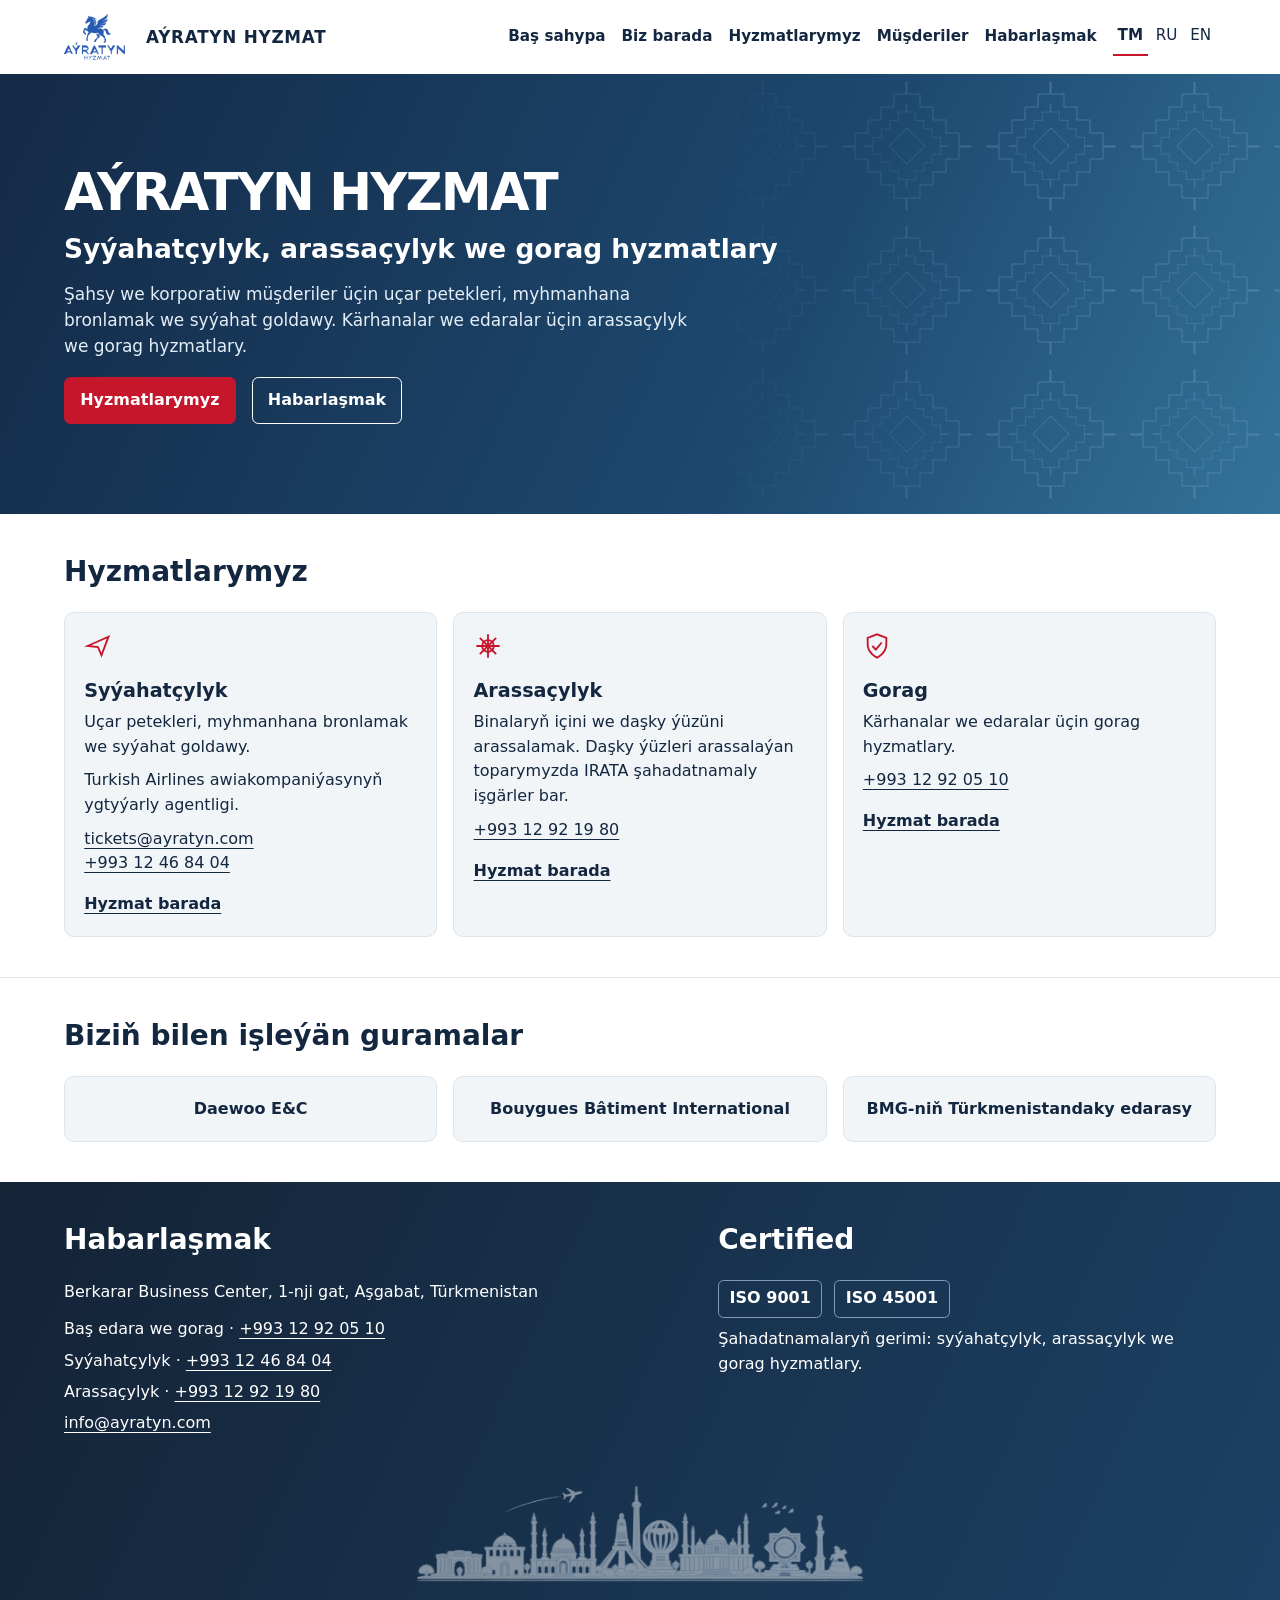
<file: index.html>
<!doctype html>
<html lang="tk"><head><meta charset="utf-8"><meta name="viewport" content="width=device-width,initial-scale=1">
<title>AÝRATYN HYZMAT</title>
<meta name="description" content="AÝRATYN HYZMAT — syýahatçylyk, arassaçylyk we gorag hyzmatlary. Turkish Airlines awiakompaniýasynyň ygtyýarly agentligi.">
<link rel="canonical" href="https://www.ayratyn-hyzmat.com/">
<link rel="icon" type="image/webp" href="/logo.webp">
<link rel="apple-touch-icon" href="/logo.webp">
<link rel="stylesheet" href="/site.css"></head><body id="home">

<header><div class="wrap"><a class="brand" href="#home"><img src="/logo.webp" alt=""><span>AÝRATYN HYZMAT</span></a><nav><a class="" href="#home"><span data-t="0">Baş sahypa</span></a><a class="" href="#about"><span data-t="1">Biz barada</span></a><a class="" href="#services"><span data-t="2">Hyzmatlarymyz</span></a><a class="" href="#clients"><span data-t="3">Müşderiler</span></a><a class="" href="#contact"><span data-t="4">Habarlaşmak</span></a><div class="languages" role="group" aria-label="Language"><button type="button" data-lang="tk" lang="tk" aria-label="Türkmençe" aria-pressed="true">TM</button><button type="button" data-lang="ru" lang="ru" aria-label="Русский" aria-pressed="false">RU</button><button type="button" data-lang="en" lang="en" aria-label="English" aria-pressed="false">EN</button></div></nav></div></header>
<main><section class="hero" id="about">
<svg class="pattern" aria-hidden="true"><defs><pattern id="carpet" width="144" height="144" patternUnits="userSpaceOnUse"><g fill="none" stroke="#75a3ce" stroke-opacity=".4"><path id="diamond" d="M72 8v12h13v13h13v13h13v13h13v13h12v1h-12v12h-13v13H98v13H85v13H72v12h-1v-12H59v-13H46V98H33V85H20V73H8v-1h12V59h13V46h13V33h13V20h12V8z"/><use href="#diamond" transform="translate(25 25) scale(.65)"/><path d="m72 54 18 18-18 18-18-18z"/></g></pattern></defs><rect width="100%" height="100%" fill="url(#carpet)"/></svg>
<div class="wrap"><h1>AÝRATYN HYZMAT</h1><h2 data-t="5">Syýahatçylyk, arassaçylyk we gorag hyzmatlary</h2><p data-t="6">Şahsy we korporatiw müşderiler üçin uçar petekleri, myhmanhana bronlamak we syýahat goldawy. Kärhanalar we edaralar üçin arassaçylyk we gorag hyzmatlary.</p><div class="actions"><a class="btn primary" href="#services"><span data-t="2">Hyzmatlarymyz</span></a><a class="btn" href="#contact"><span data-t="4">Habarlaşmak</span></a></div></div></section>
<section class="wrap block" id="services"><h2 data-t="2">Hyzmatlarymyz</h2><div class="grid">
<article class="card"><svg viewBox="0 0 24 24" aria-hidden="true"><path d="M3 12l18-8-6 16-3-7-9-1z"/></svg><h3 data-t="7">Syýahatçylyk</h3><p data-t="8">Uçar petekleri, myhmanhana bronlamak we syýahat goldawy.</p><p data-t="9">Turkish Airlines awiakompaniýasynyň ygtyýarly agentligi.</p><a href="mailto:tickets@ayratyn.com">tickets@ayratyn.com</a><a href="tel:+99312468404">+993 12 46 84 04</a><a class="more" data-page href="/travel.html"><span data-t="19">Hyzmat barada</span></a></article>
<article class="card"><svg viewBox="0 0 24 24" aria-hidden="true"><path d="M12 2v20M2 12h20M5 5l14 14M19 5L5 19"/><circle cx="12" cy="12" r="5"/></svg><h3 data-t="10">Arassaçylyk</h3><p data-t="11">Binalaryň içini we daşky ýüzüni arassalamak. Daşky ýüzleri arassalaýan toparymyzda IRATA şahadatnamaly işgärler bar.</p><a href="tel:+99312921980">+993 12 92 19 80</a><a class="more" data-page href="/cleaning.html"><span data-t="19">Hyzmat barada</span></a></article>
<article class="card"><svg viewBox="0 0 24 24" aria-hidden="true"><path d="M12 22s8-4 8-11V5l-8-3-8 3v6c0 7 8 11 8 11zM8 12l3 3 5-6"/></svg><h3 data-t="12">Gorag</h3><p data-t="13">Kärhanalar we edaralar üçin gorag hyzmatlary.</p><a href="tel:+99312920510">+993 12 92 05 10</a><a class="more" data-page href="/security.html"><span data-t="19">Hyzmat barada</span></a></article></div></section>
<section class="partners block" id="clients"><div class="wrap"><h2 data-t="14">Biziň bilen işleýän guramalar</h2><ul class="clients"><li>Daewoo E&amp;C</li><li>Bouygues Bâtiment International</li><li><span data-t="15">BMG-niň Türkmenistandaky edarasy</span></li></ul></div></section></main>
<footer id="contact"><div class="wrap foot"><section><h2 data-t="4">Habarlaşmak</h2><address data-t="16">Berkarar Business Center, 1-nji gat, Aşgabat, Türkmenistan</address><p><span data-t="17">Baş edara we gorag</span> · <a href="tel:+99312920510">+993 12 92 05 10</a></p><p><span data-t="7">Syýahatçylyk</span> · <a href="tel:+99312468404">+993 12 46 84 04</a></p><p><span data-t="10">Arassaçylyk</span> · <a href="tel:+99312921980">+993 12 92 19 80</a></p><p><a href="mailto:info@ayratyn.com">info@ayratyn.com</a></p></section><section><h2>Certified</h2><span class="cert">ISO 9001</span> <span class="cert">ISO 45001</span><p data-t="18">Şahadatnamalaryň gerimi: syýahatçylyk, arassaçylyk we gorag hyzmatlary.</p></section></div><div class="footer-skyline" aria-hidden="true">
<svg width="0" height="0" style="position:absolute" xmlns="http://www.w3.org/2000/svg"><defs><filter id="skyline-white" color-interpolation-filters="sRGB"><feColorMatrix type="saturate" values="0"/><feComponentTransfer><feFuncR type="linear" slope="-.28" intercept="1.04"/><feFuncG type="linear" slope="-.22" intercept="1.04"/><feFuncB type="linear" slope="-.12" intercept="1.02"/></feComponentTransfer></filter></defs></svg>
<img width="2048" height="682" alt="" src="/skyline.webp">
</div></footer>
<script src="/site.js"></script></body></html>
</file>
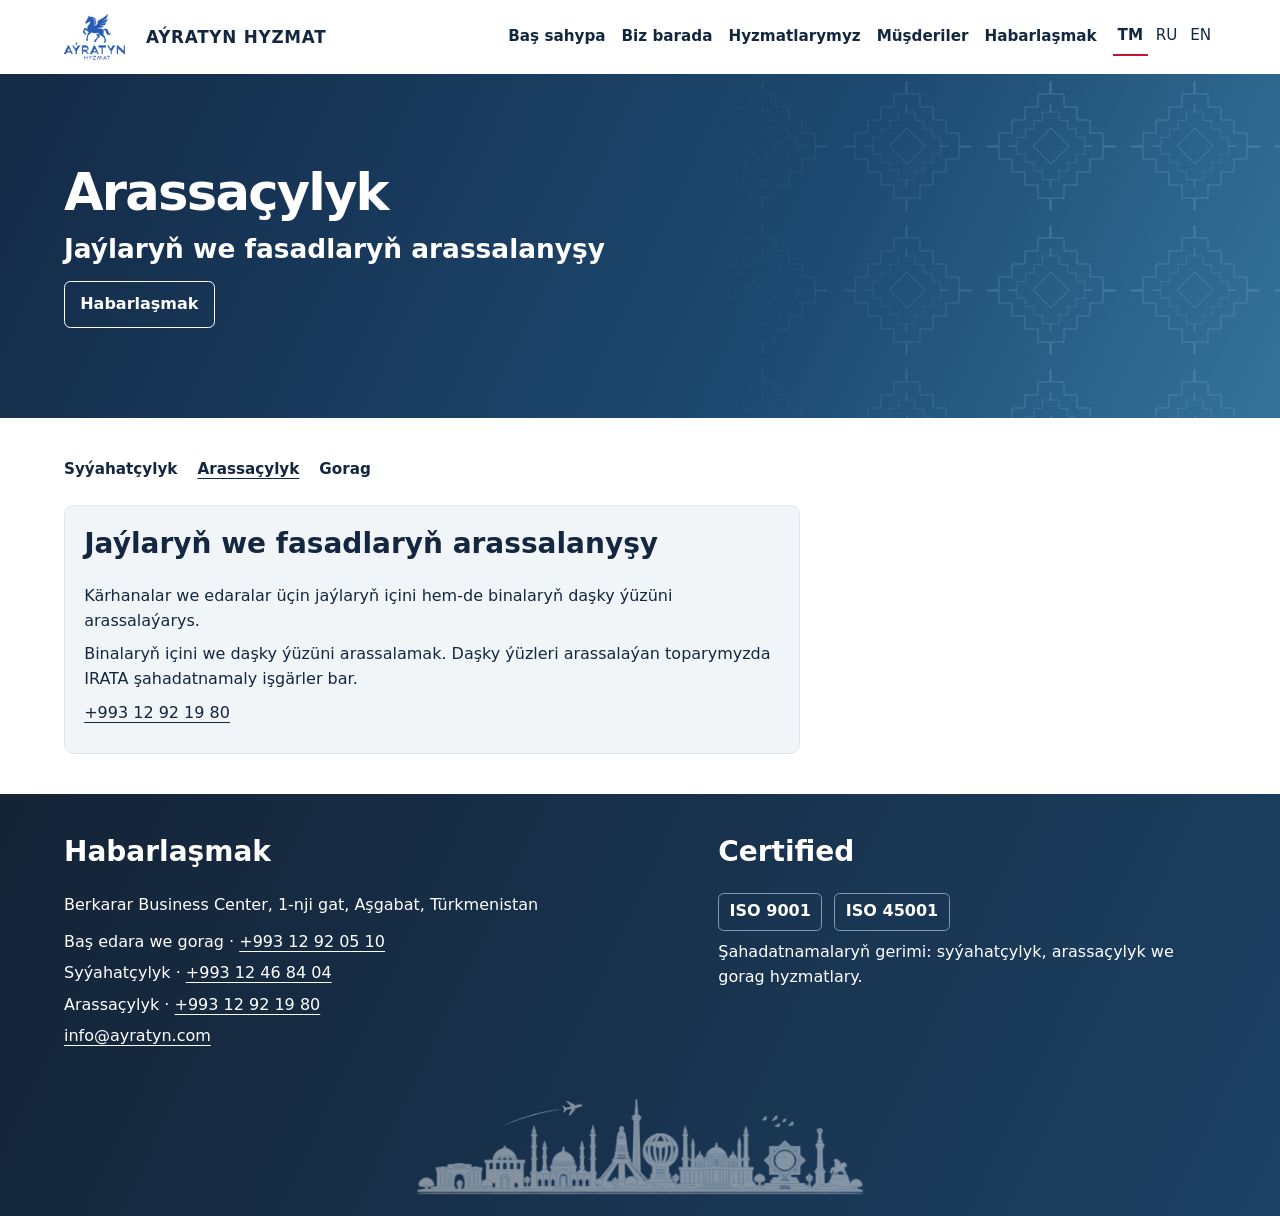
<file: cleaning.html>
<!doctype html>
<html lang="tk"><head><meta charset="utf-8"><meta name="viewport" content="width=device-width,initial-scale=1">
<title>Arassaçylyk | AÝRATYN HYZMAT</title>
<meta name="description" content="Kärhanalar we edaralar üçin jaýlaryň içini we binalaryň daşky ýüzüni arassalamak hyzmatlary. IRATA şahadatnamaly hünärmenler.">
<link rel="canonical" href="https://www.ayratyn-hyzmat.com/cleaning.html">
<link rel="icon" type="image/webp" href="/logo.webp">
<link rel="apple-touch-icon" href="/logo.webp">
<link rel="stylesheet" href="/site.css"></head><body id="home">

<header><div class="wrap"><a class="brand" data-page href="/#home"><img src="/logo.webp" alt=""><span>AÝRATYN HYZMAT</span></a><nav><a class="" data-page href="/#home"><span data-t="0">Baş sahypa</span></a><a class="" data-page href="/#about"><span data-t="1">Biz barada</span></a><a class="" data-page href="/#services"><span data-t="2">Hyzmatlarymyz</span></a><a class="" data-page href="/#clients"><span data-t="3">Müşderiler</span></a><a class="" data-page href="/#contact"><span data-t="4">Habarlaşmak</span></a><div class="languages" role="group" aria-label="Language"><button type="button" data-lang="tk" lang="tk" aria-label="Türkmençe" aria-pressed="true">TM</button><button type="button" data-lang="ru" lang="ru" aria-label="Русский" aria-pressed="false">RU</button><button type="button" data-lang="en" lang="en" aria-label="English" aria-pressed="false">EN</button></div></nav></div></header>
<main><section class="hero"><svg class="pattern" aria-hidden="true"><defs><pattern id="carpet" width="144" height="144" patternUnits="userSpaceOnUse"><g fill="none" stroke="#75a3ce" stroke-opacity=".4"><path id="diamond" d="M72 8v12h13v13h13v13h13v13h13v13h12v1h-12v12h-13v13H98v13H85v13H72v12h-1v-12H59v-13H46V98H33V85H20V73H8v-1h12V59h13V46h13V33h13V20h12V8z"/><use href="#diamond" transform="translate(25 25) scale(.65)"/><path d="m72 54 18 18-18 18-18-18z"/></g></pattern></defs><rect width="100%" height="100%" fill="url(#carpet)"/></svg><div class="wrap"><h1 data-t="10">Arassaçylyk</h1><h2 data-t="22">Jaýlaryň we fasadlaryň arassalanyşy</h2><a class="btn" href="#contact"><span data-t="4">Habarlaşmak</span></a></div></section><section class="wrap block"><nav class="detail-nav"><a class="" data-page href="/travel.html"><span data-t="7">Syýahatçylyk</span></a><a class="" data-page href="/cleaning.html" aria-current="page"><span data-t="10">Arassaçylyk</span></a><a class="" data-page href="/security.html"><span data-t="12">Gorag</span></a></nav><article class="card detail-card"><h2 data-t="22">Jaýlaryň we fasadlaryň arassalanyşy</h2><p data-t="23">Kärhanalar we edaralar üçin jaýlaryň içini hem-de binalaryň daşky ýüzüni arassalaýarys.</p><p data-t="11">Binalaryň içini we daşky ýüzüni arassalamak. Daşky ýüzleri arassalaýan toparymyzda IRATA şahadatnamaly işgärler bar.</p><p><a href="tel:+99312921980">+993 12 92 19 80</a></p></article></section></main><footer id="contact"><div class="wrap foot"><section><h2 data-t="4">Habarlaşmak</h2><address data-t="16">Berkarar Business Center, 1-nji gat, Aşgabat, Türkmenistan</address><p><span data-t="17">Baş edara we gorag</span> · <a href="tel:+99312920510">+993 12 92 05 10</a></p><p><span data-t="7">Syýahatçylyk</span> · <a href="tel:+99312468404">+993 12 46 84 04</a></p><p><span data-t="10">Arassaçylyk</span> · <a href="tel:+99312921980">+993 12 92 19 80</a></p><p><a href="mailto:info@ayratyn.com">info@ayratyn.com</a></p></section><section><h2>Certified</h2><span class="cert">ISO 9001</span> <span class="cert">ISO 45001</span><p data-t="18">Şahadatnamalaryň gerimi: syýahatçylyk, arassaçylyk we gorag hyzmatlary.</p></section></div><div class="footer-skyline" aria-hidden="true">
<svg width="0" height="0" style="position:absolute" xmlns="http://www.w3.org/2000/svg"><defs><filter id="skyline-white" color-interpolation-filters="sRGB"><feColorMatrix type="saturate" values="0"/><feComponentTransfer><feFuncR type="linear" slope="-.28" intercept="1.04"/><feFuncG type="linear" slope="-.22" intercept="1.04"/><feFuncB type="linear" slope="-.12" intercept="1.02"/></feComponentTransfer></filter></defs></svg>
<img width="2048" height="682" alt="" src="/skyline.webp">
</div></footer>
<script src="/site.js"></script></body></html>
</file>
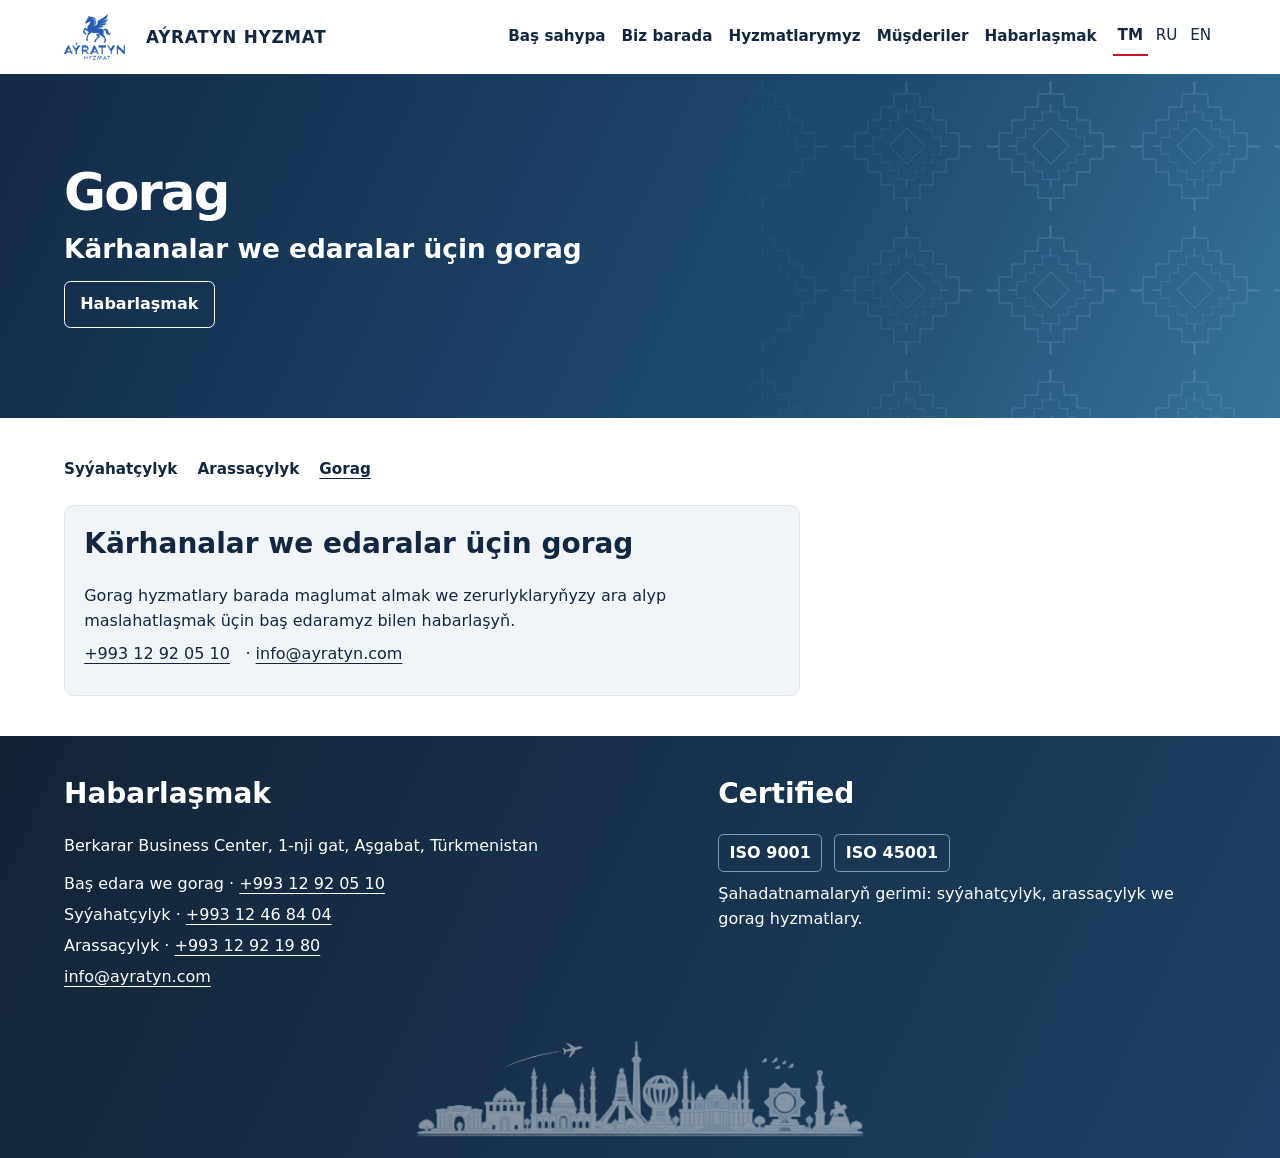
<file: security.html>
<!doctype html>
<html lang="tk"><head><meta charset="utf-8"><meta name="viewport" content="width=device-width,initial-scale=1">
<title>Gorag | AÝRATYN HYZMAT</title>
<meta name="description" content="Kärhanalar we edaralar üçin professional gorag hyzmatlary — AÝRATYN HYZMAT.">
<link rel="canonical" href="https://www.ayratyn-hyzmat.com/security.html">
<link rel="icon" type="image/webp" href="/logo.webp">
<link rel="apple-touch-icon" href="/logo.webp">
<link rel="stylesheet" href="/site.css"></head><body id="home">

<header><div class="wrap"><a class="brand" data-page href="/#home"><img src="/logo.webp" alt=""><span>AÝRATYN HYZMAT</span></a><nav><a class="" data-page href="/#home"><span data-t="0">Baş sahypa</span></a><a class="" data-page href="/#about"><span data-t="1">Biz barada</span></a><a class="" data-page href="/#services"><span data-t="2">Hyzmatlarymyz</span></a><a class="" data-page href="/#clients"><span data-t="3">Müşderiler</span></a><a class="" data-page href="/#contact"><span data-t="4">Habarlaşmak</span></a><div class="languages" role="group" aria-label="Language"><button type="button" data-lang="tk" lang="tk" aria-label="Türkmençe" aria-pressed="true">TM</button><button type="button" data-lang="ru" lang="ru" aria-label="Русский" aria-pressed="false">RU</button><button type="button" data-lang="en" lang="en" aria-label="English" aria-pressed="false">EN</button></div></nav></div></header>
<main><section class="hero"><svg class="pattern" aria-hidden="true"><defs><pattern id="carpet" width="144" height="144" patternUnits="userSpaceOnUse"><g fill="none" stroke="#75a3ce" stroke-opacity=".4"><path id="diamond" d="M72 8v12h13v13h13v13h13v13h13v13h12v1h-12v12h-13v13H98v13H85v13H72v12h-1v-12H59v-13H46V98H33V85H20V73H8v-1h12V59h13V46h13V33h13V20h12V8z"/><use href="#diamond" transform="translate(25 25) scale(.65)"/><path d="m72 54 18 18-18 18-18-18z"/></g></pattern></defs><rect width="100%" height="100%" fill="url(#carpet)"/></svg><div class="wrap"><h1 data-t="12">Gorag</h1><h2 data-t="24">Kärhanalar we edaralar üçin gorag</h2><a class="btn" href="#contact"><span data-t="4">Habarlaşmak</span></a></div></section><section class="wrap block"><nav class="detail-nav"><a class="" data-page href="/travel.html"><span data-t="7">Syýahatçylyk</span></a><a class="" data-page href="/cleaning.html"><span data-t="10">Arassaçylyk</span></a><a class="" data-page href="/security.html" aria-current="page"><span data-t="12">Gorag</span></a></nav><article class="card detail-card"><h2 data-t="24">Kärhanalar we edaralar üçin gorag</h2><p data-t="25">Gorag hyzmatlary barada maglumat almak we zerurlyklaryňyzy ara alyp maslahatlaşmak üçin baş edarasy bilen habarlaşyň.</p><p><a href="tel:+99312920510">+993 12 92 05 10</a> · <a href="mailto:info@ayratyn.com">info@ayratyn.com</a></p></article></section></main><footer id="contact"><div class="wrap foot"><section><h2 data-t="4">Habarlaşmak</h2><address data-t="16">Berkarar Business Center, 1-nji gat, Aşgabat, Türkmenistan</address><p><span data-t="17">Baş edara we gorag</span> · <a href="tel:+99312920510">+993 12 92 05 10</a></p><p><span data-t="7">Syýahatçylyk</span> · <a href="tel:+99312468404">+993 12 46 84 04</a></p><p><span data-t="10">Arassaçylyk</span> · <a href="tel:+99312921980">+993 12 92 19 80</a></p><p><a href="mailto:info@ayratyn.com">info@ayratyn.com</a></p></section><section><h2>Certified</h2><span class="cert">ISO 9001</span> <span class="cert">ISO 45001</span><p data-t="18">Şahadatnamalaryň gerimi: syýahatçylyk, arassaçylyk we gorag hyzmatlary.</p></section></div><div class="footer-skyline" aria-hidden="true">
<svg width="0" height="0" style="position:absolute" xmlns="http://www.w3.org/2000/svg"><defs><filter id="skyline-white" color-interpolation-filters="sRGB"><feColorMatrix type="saturate" values="0"/><feComponentTransfer><feFuncR type="linear" slope="-.28" intercept="1.04"/><feFuncG type="linear" slope="-.22" intercept="1.04"/><feFuncB type="linear" slope="-.12" intercept="1.02"/></feComponentTransfer></filter></defs></svg>
<img width="2048" height="682" alt="" src="/skyline.webp">
</div></footer>
<script src="/site.js"></script></body></html>
</file>
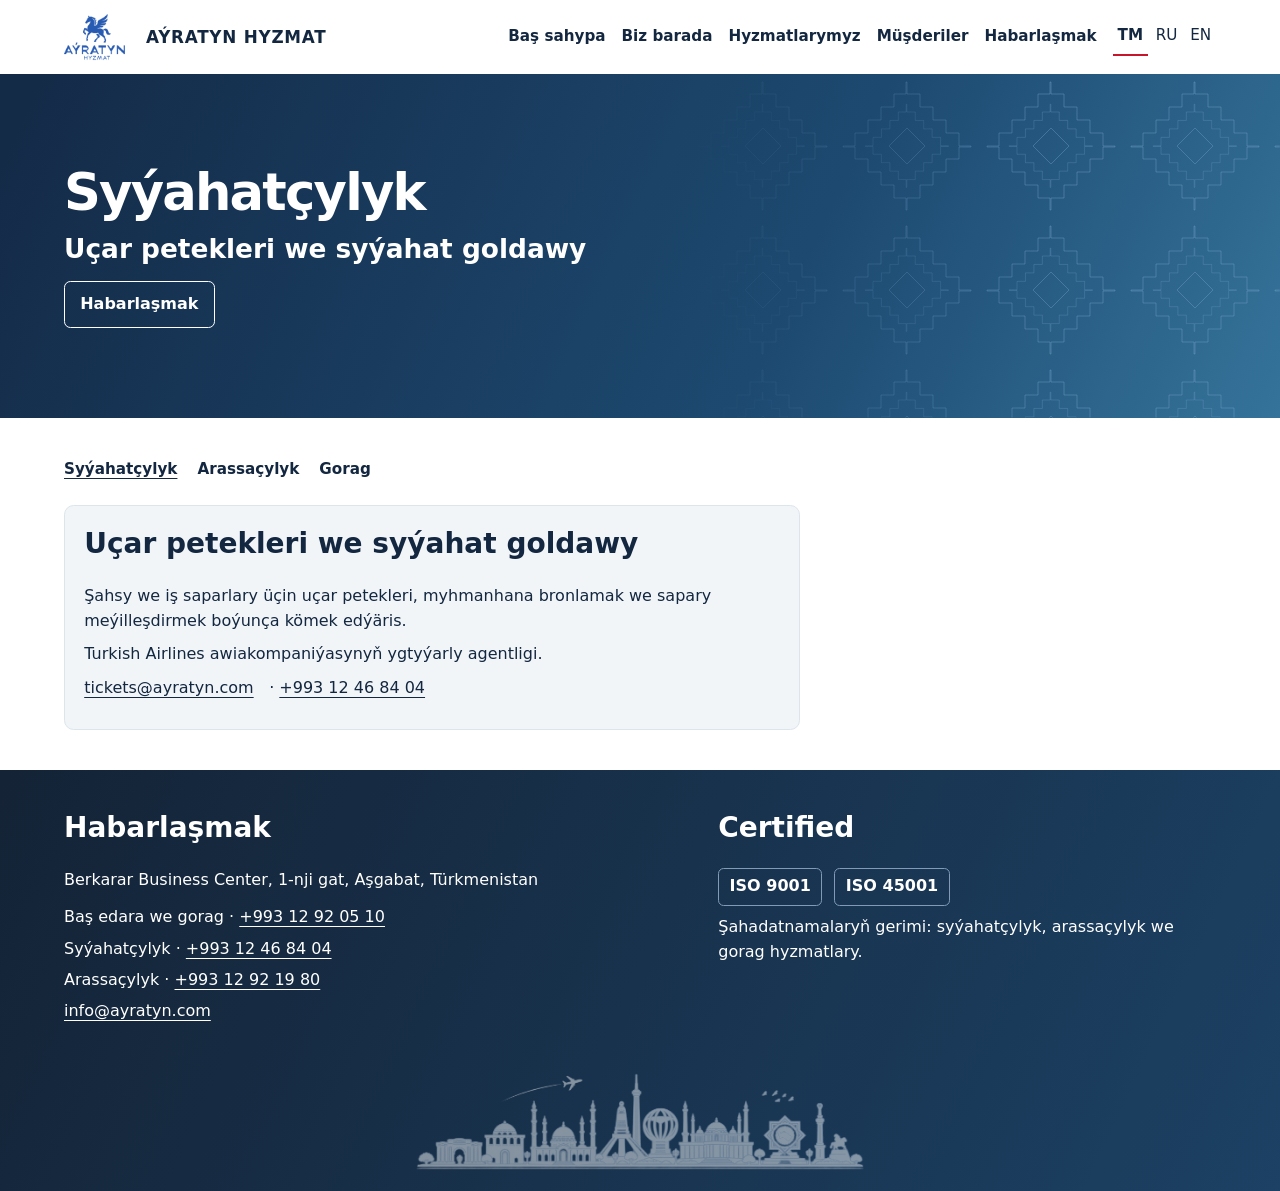
<file: travel.html>
<!doctype html>
<html lang="tk"><head><meta charset="utf-8"><meta name="viewport" content="width=device-width,initial-scale=1">
<title>Syýahatçylyk | AÝRATYN HYZMAT</title>
<meta name="description" content="Uçar petekleri, myhmanhana bronlamak we syýahat goldawy. AÝRATYN HYZMAT — Turkish Airlines awiakompaniýasynyň ygtyýarly agentligi.">
<link rel="canonical" href="https://www.ayratyn-hyzmat.com/travel.html">
<link rel="icon" type="image/webp" href="/logo.webp">
<link rel="apple-touch-icon" href="/logo.webp">
<link rel="stylesheet" href="/site.css"></head><body id="home">

<header><div class="wrap"><a class="brand" data-page href="/#home"><img src="/logo.webp" alt=""><span>AÝRATYN HYZMAT</span></a><nav><a class="" data-page href="/#home"><span data-t="0">Baş sahypa</span></a><a class="" data-page href="/#about"><span data-t="1">Biz barada</span></a><a class="" data-page href="/#services"><span data-t="2">Hyzmatlarymyz</span></a><a class="" data-page href="/#clients"><span data-t="3">Müşderiler</span></a><a class="" data-page href="/#contact"><span data-t="4">Habarlaşmak</span></a><div class="languages" role="group" aria-label="Language"><button type="button" data-lang="tk" lang="tk" aria-label="Türkmençe" aria-pressed="true">TM</button><button type="button" data-lang="ru" lang="ru" aria-label="Русский" aria-pressed="false">RU</button><button type="button" data-lang="en" lang="en" aria-label="English" aria-pressed="false">EN</button></div></nav></div></header>
<main><section class="hero"><svg class="pattern" aria-hidden="true"><defs><pattern id="carpet" width="144" height="144" patternUnits="userSpaceOnUse"><g fill="none" stroke="#75a3ce" stroke-opacity=".4"><path id="diamond" d="M72 8v12h13v13h13v13h13v13h13v13h12v1h-12v12h-13v13H98v13H85v13H72v12h-1v-12H59v-13H46V98H33V85H20V73H8v-1h12V59h13V46h13V33h13V20h12V8z"/><use href="#diamond" transform="translate(25 25) scale(.65)"/><path d="m72 54 18 18-18 18-18-18z"/></g></pattern></defs><rect width="100%" height="100%" fill="url(#carpet)"/></svg><div class="wrap"><h1 data-t="7">Syýahatçylyk</h1><h2 data-t="20">Uçar petekleri we syýahat goldawy</h2><a class="btn" href="#contact"><span data-t="4">Habarlaşmak</span></a></div></section><section class="wrap block"><nav class="detail-nav"><a class="" data-page href="/travel.html" aria-current="page"><span data-t="7">Syýahatçylyk</span></a><a class="" data-page href="/cleaning.html"><span data-t="10">Arassaçylyk</span></a><a class="" data-page href="/security.html"><span data-t="12">Gorag</span></a></nav><article class="card detail-card"><h2 data-t="20">Uçar petekleri we syýahat goldawy</h2><p data-t="21">Şahsy we iş saparlary üçin uçar petekleri, myhmanhana bronlamak we sapary meýilleşdirmek boýunça kömek edýäris.</p><p data-t="9">Turkish Airlines awiakompaniýasynyň ygtyýarly agentligi.</p><p><a href="mailto:tickets@ayratyn.com">tickets@ayratyn.com</a> · <a href="tel:+99312468404">+993 12 46 84 04</a></p></article></section></main><footer id="contact"><div class="wrap foot"><section><h2 data-t="4">Habarlaşmak</h2><address data-t="16">Berkarar Business Center, 1-nji gat, Aşgabat, Türkmenistan</address><p><span data-t="17">Baş edara we gorag</span> · <a href="tel:+99312920510">+993 12 92 05 10</a></p><p><span data-t="7">Syýahatçylyk</span> · <a href="tel:+99312468404">+993 12 46 84 04</a></p><p><span data-t="10">Arassaçylyk</span> · <a href="tel:+99312921980">+993 12 92 19 80</a></p><p><a href="mailto:info@ayratyn.com">info@ayratyn.com</a></p></section><section><h2>Certified</h2><span class="cert">ISO 9001</span> <span class="cert">ISO 45001</span><p data-t="18">Şahadatnamalaryň gerimi: syýahatçylyk, arassaçylyk we gorag hyzmatlary.</p></section></div><div class="footer-skyline" aria-hidden="true">
<svg width="0" height="0" style="position:absolute" xmlns="http://www.w3.org/2000/svg"><defs><filter id="skyline-white" color-interpolation-filters="sRGB"><feColorMatrix type="saturate" values="0"/><feComponentTransfer><feFuncR type="linear" slope="-.28" intercept="1.04"/><feFuncG type="linear" slope="-.22" intercept="1.04"/><feFuncB type="linear" slope="-.12" intercept="1.02"/></feComponentTransfer></filter></defs></svg>
<img width="2048" height="682" alt="" src="/skyline.webp">
</div></footer>
<script src="/site.js"></script></body></html>
</file>
<file: site.css>
:root{--navy:#142336;--blue:#153859;--red:#c5162c;--ink:#132740;--pale:#f2f5f8;--line:#dce5ec}
*{box-sizing:border-box}body{margin:0;color:var(--ink);font:1rem/1.55 system-ui,sans-serif}a{color:inherit;text-underline-offset:.25em}button{font:inherit;cursor:pointer}.wrap{width:min(90%,76rem);margin:auto}.bar,footer{background:var(--navy);color:white}.bar .wrap{display:flex;justify-content:flex-end;gap:.45rem}.bar button{color:white;background:none;border:0;border-bottom:2px solid transparent;padding:.55rem .45rem}.bar button[aria-pressed=true]{border-color:#ff5265}header .wrap,nav,.brand,.actions{display:flex;align-items:center;flex-wrap:wrap;gap:1rem}header .wrap{justify-content:space-between;padding-block:.85rem}.brand,nav a,.btn{text-decoration:none}.brand{font-size:1.05rem;font-weight:850;letter-spacing:.045em}.brand img{width:66px;height:auto}nav a{font-size:.95rem;font-weight:700}nav a:hover{text-decoration:underline}
.hero{background:var(--blue);color:white;position:relative;isolation:isolate;overflow:hidden}.hero .wrap{padding-block:clamp(3rem,7vw,6rem)}.pattern{position:absolute;inset:0 0 0 auto;width:46%;height:100%;z-index:-1;mask-image:linear-gradient(90deg,transparent,#000 60%)}h1,h2,h3,p{margin-top:0}h2{font-size:clamp(1.35rem,2.5vw,1.75rem);line-height:1.25}h1{font-size:clamp(1.9rem,4vw,3.5rem);line-height:1.1;letter-spacing:-.035em;margin-bottom:.8rem}.hero h2{font-size:clamp(1.2rem,2.25vw,1.65rem);line-height:1.2;margin-bottom:1rem}.hero p{font-size:1.0625rem;max-width:40rem;color:#e4eef7}.btn{display:inline-block;padding:.65rem .95rem;border:1px solid white;border-radius:.4rem;font-weight:700}.btn.primary{background:var(--red);border-color:var(--red)}.block{padding-block:2.5rem}.grid,.clients,.foot{display:grid;grid-template-columns:repeat(3,minmax(0,1fr));gap:1rem}.card,.clients li{background:var(--pale);border:1px solid var(--line);border-radius:.6rem;padding:1.2rem}.card svg{width:28px;height:28px;stroke:var(--red);stroke-width:1.6;fill:none}.card h3{font-size:1.2rem;line-height:1.3;margin:.7rem 0 .35rem}.card p{margin-bottom:.55rem}.card a{display:inline-block;margin-right:.65rem;overflow-wrap:anywhere}.clients{list-style:none;padding:0;margin:0}.clients li{text-align:center;font-weight:700}.partners{border-top:1px solid var(--line)}footer{padding-block:2.5rem}.foot{grid-template-columns:1.25fr 1fr;gap:2rem}address{font-style:normal;margin-bottom:.8rem}footer p{margin-bottom:.4rem}.cert{display:inline-block;border:1px solid #819ab6;border-radius:.35rem;padding:.35rem .65rem;margin:0 .45rem .6rem 0;font-weight:750}:focus-visible{outline:3px solid #e19736;outline-offset:3px}@media(max-width:48rem){.grid,.foot{grid-template-columns:1fr}.pattern{width:65%;opacity:.5}}@media(max-width:35rem){.clients{grid-template-columns:1fr}nav{gap:.65rem}}

.hero{background:linear-gradient(115deg,#142b48 3%,#1d4970 62%,#35739a 100%)}
.languages{display:inline-flex;align-items:center;gap:.2rem}
.languages button{background:transparent;color:var(--ink);border:0;border-bottom:2px solid transparent;padding:.35rem .3rem;font-size:.95rem}
.languages button[aria-pressed="true"]{border-bottom-color:var(--red);font-weight:750}
footer{background:linear-gradient(115deg,#142336,#1c4164);padding-bottom:0}
.footer-skyline{width:min(62%,28rem);margin:.75rem auto 0;opacity:.48}
.footer-skyline img{display:block;width:100%;height:auto;filter:url(#skyline-white)}

.detail-nav{display:flex;gap:.75rem 1.25rem;flex-wrap:wrap;margin-bottom:1.5rem}
.detail-nav [aria-current="page"]{font-weight:750;text-decoration:underline}
.detail-card{max-width:46rem}
.card .more{display:block;margin-top:1rem;font-weight:750}
</file>
